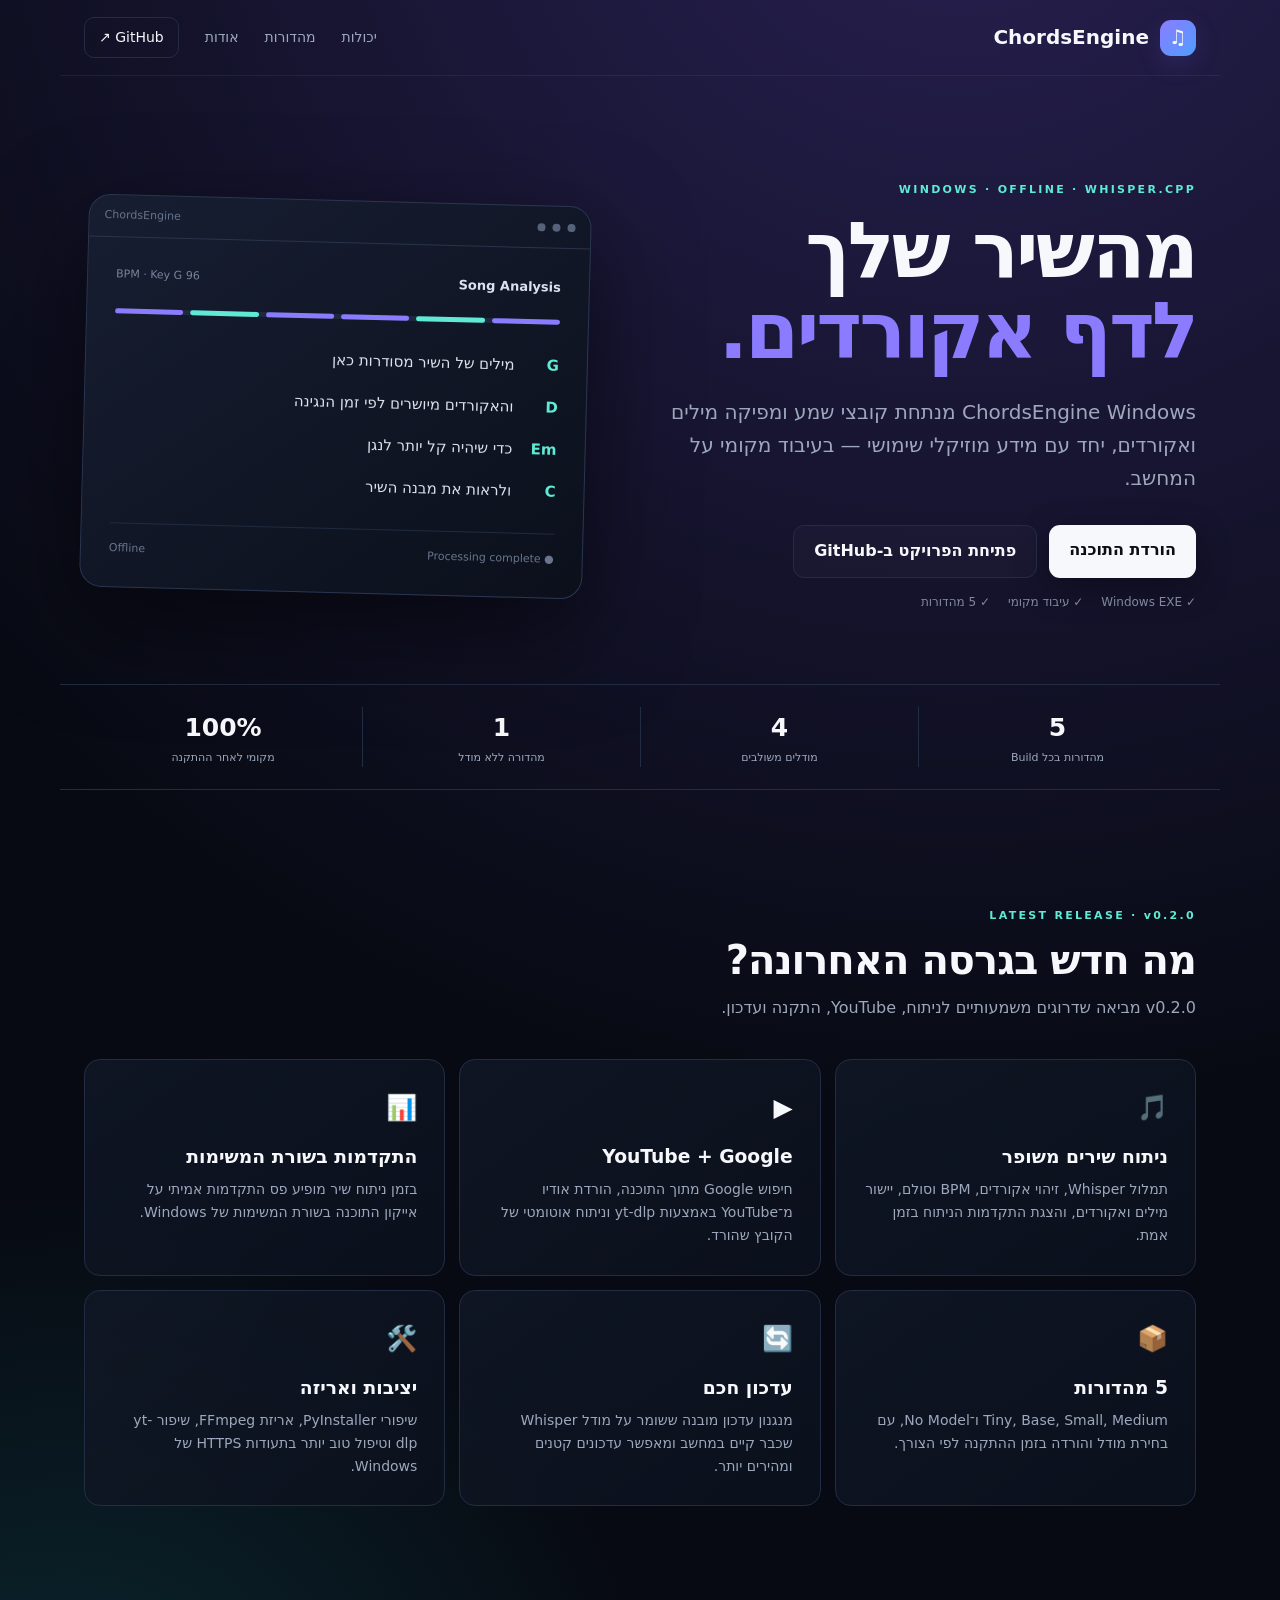
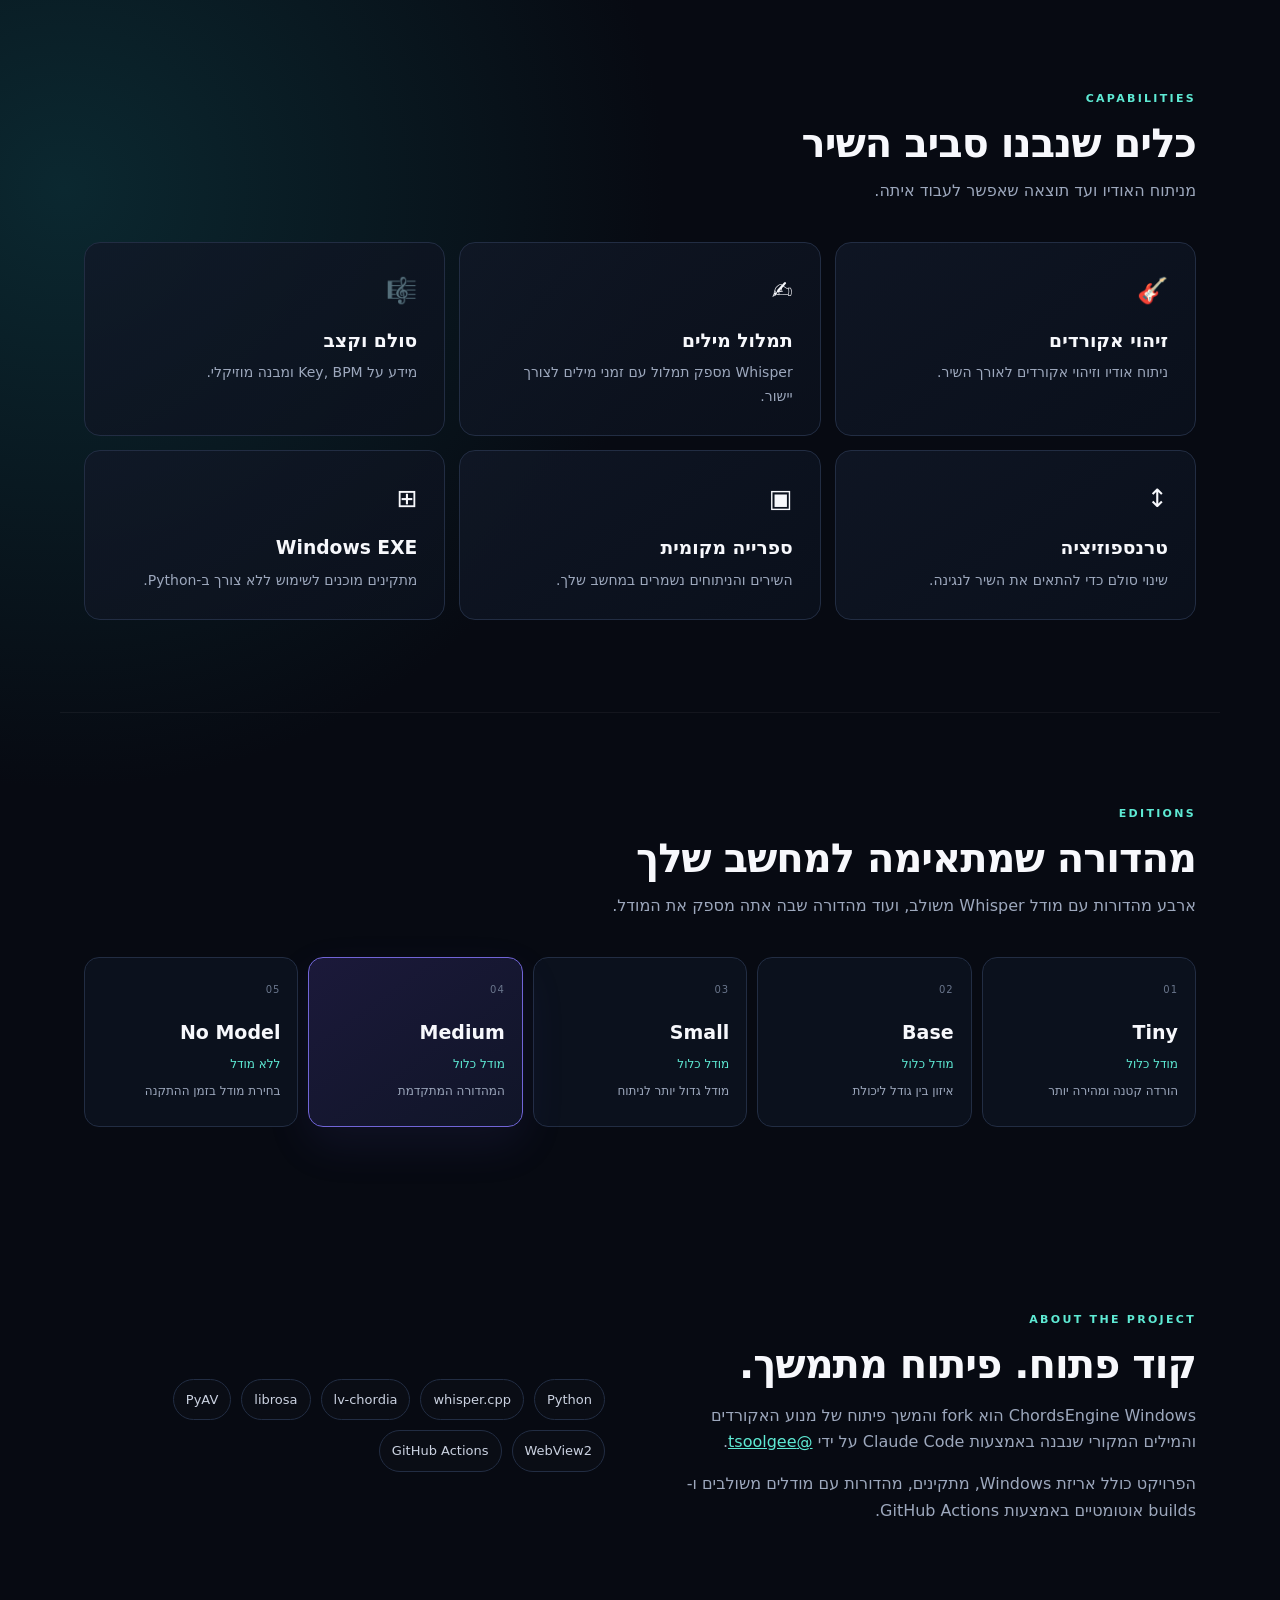
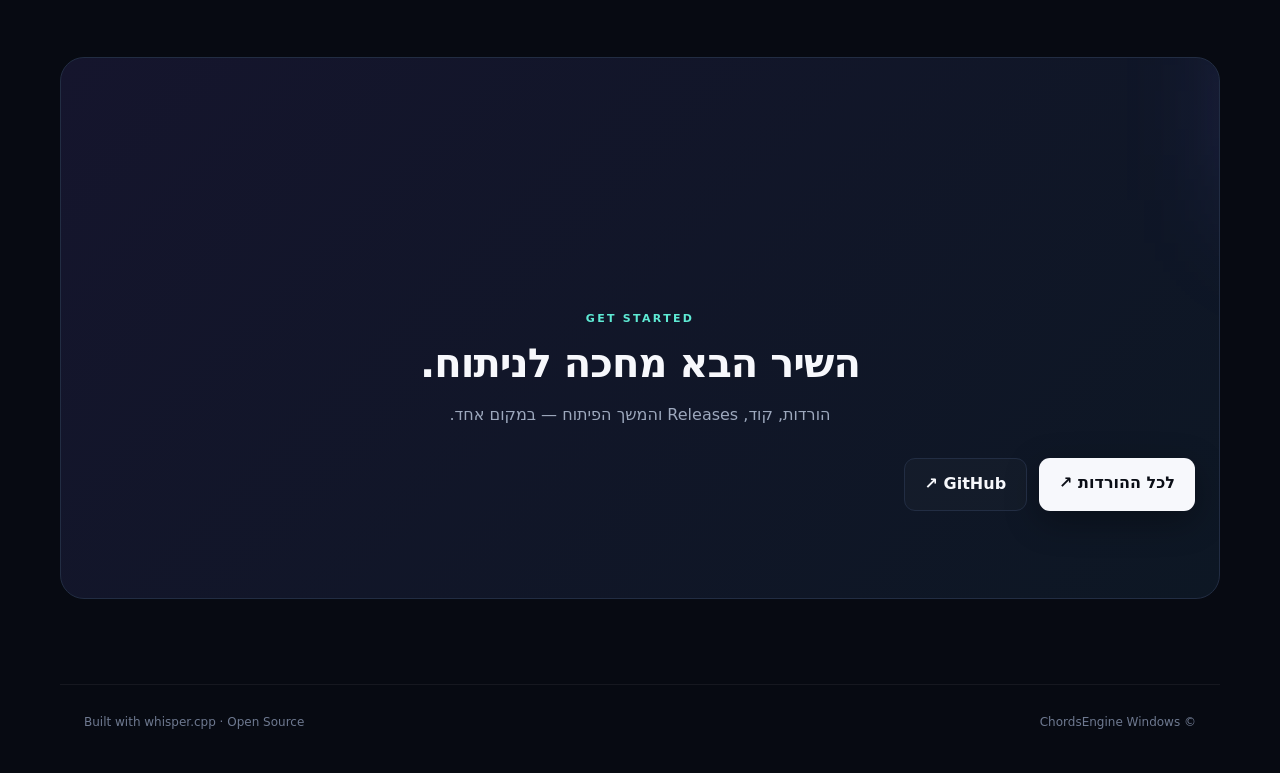
<file: docs/index.html>
<!doctype html>
<html lang="he" dir="rtl">
<head>
<meta charset="utf-8">
<meta name="viewport" content="width=device-width,initial-scale=1">
<meta name="description" content="ChordsEngine Windows — ניתוח שירים, מילות שירים ואקורדים לגיטרה ב-Windows, בעיבוד מקומי עם whisper.cpp.">
<meta name="keywords" content="ChordsEngine, guitar chords, song lyrics, Windows, whisper.cpp, chord detection, transcription, אקורדים, מילות שירים">
<meta name="theme-color" content="#080b14">
<link rel="icon" href="../icon.jpg" type="image/jpeg">
<link rel="shortcut icon" href="../icon.jpg" type="image/jpeg">
<link rel="apple-touch-icon" href="../icon.jpg">
<link rel="manifest" href="site.webmanifest">
<title>ChordsEngine Windows — מילים ואקורדים מהשיר</title>
<link rel="stylesheet" href="style.css">
</head>
<body>
<header class="nav">
<a class="brand" href="#"><span class="brand-mark">♫</span><span>ChordsEngine</span></a>
<nav><a href="#features">יכולות</a><a href="#editions">מהדורות</a><a href="#about">אודות</a><a class="github-link" href="https://github.com/unisocsu/chords-engine-windows" target="_blank" rel="noopener">GitHub ↗</a></nav>
</header>

<main>
<section class="hero">
<div class="hero-copy">
<div class="eyebrow">WINDOWS · OFFLINE · WHISPER.CPP</div>
<h1>מהשיר שלך<br><span>לדף אקורדים.</span></h1>
<p class="lead">ChordsEngine Windows מנתחת קובצי שמע ומפיקה מילים ואקורדים, יחד עם מידע מוזיקלי שימושי — בעיבוד מקומי על המחשב.</p>
<div class="actions">
<a class="button primary" href="https://github.com/unisocsu/chords-engine-windows/releases" target="_blank" rel="noopener">הורדת התוכנה</a>
<a class="button secondary" href="https://github.com/unisocsu/chords-engine-windows" target="_blank" rel="noopener">פתיחת הפרויקט ב-GitHub</a>
</div>
<div class="trust"><span>✓ Windows EXE</span><span>✓ עיבוד מקומי</span><span>✓ 5 מהדורות</span></div>
</div>
<div class="hero-card">
<div class="window-top"><span></span><span></span><span></span><em>ChordsEngine</em></div>
<div class="screen">
<div class="screen-head"><b>Song Analysis</b><span>96 BPM · Key G</span></div>
<div class="timeline"><i></i><i></i><i></i><i></i><i></i><i></i></div>
<div class="lyrics"><div><b>G</b> &nbsp; מילים של השיר מסודרות כאן</div><div><b>D</b> &nbsp; והאקורדים מיושרים לפי זמן הנגינה</div><div><b>Em</b> &nbsp; כדי שיהיה קל יותר לנגן</div><div><b>C</b> &nbsp; ולראות את מבנה השיר</div></div>
<div class="screen-foot"><span>● Processing complete</span><span>Offline</span></div>
</div>
</div>
</section>

<section class="stats-strip"><div><strong>5</strong><span>מהדורות בכל Build</span></div><div><strong>4</strong><span>מודלים משולבים</span></div><div><strong>1</strong><span>מהדורה ללא מודל</span></div><div><strong>100%</strong><span>מקומי לאחר ההתקנה</span></div></section>


<section id="latest" class="section release-notes">
<div class="section-heading"><div class="eyebrow">LATEST RELEASE · v0.2.0</div><h2>מה חדש בגרסה האחרונה?</h2><p>v0.2.0 מביאה שדרוגים משמעותיים לניתוח, YouTube, התקנה ועדכון.</p></div>
<div class="grid">
<article><div class="icon">🎵</div><h3>ניתוח שירים משופר</h3><p>תמלול Whisper, זיהוי אקורדים, BPM וסולם, יישור מילים ואקורדים, והצגת התקדמות הניתוח בזמן אמת.</p></article>
<article><div class="icon">▶️</div><h3>YouTube + Google</h3><p>חיפוש Google מתוך התוכנה, הורדת אודיו מ־YouTube באמצעות yt-dlp וניתוח אוטומטי של הקובץ שהורד.</p></article>
<article><div class="icon">📊</div><h3>התקדמות בשורת המשימות</h3><p>בזמן ניתוח שיר מופיע פס התקדמות אמיתי על אייקון התוכנה בשורת המשימות של Windows.</p></article>
<article><div class="icon">📦</div><h3>5 מהדורות</h3><p>Tiny, Base, Small, Medium ו־No Model, עם בחירת מודל והורדה בזמן ההתקנה לפי הצורך.</p></article>
<article><div class="icon">🔄</div><h3>עדכון חכם</h3><p>מנגנון עדכון מובנה ששומר על מודל Whisper שכבר קיים במחשב ומאפשר עדכונים קטנים ומהירים יותר.</p></article>
<article><div class="icon">🛠️</div><h3>יציבות ואריזה</h3><p>שיפורי PyInstaller, אריזת FFmpeg, שיפור yt-dlp וטיפול טוב יותר בתעודות HTTPS של Windows.</p></article>
</div>
</section>

<section id="features" class="section">
<div class="section-heading"><div class="eyebrow">CAPABILITIES</div><h2>כלים שנבנו סביב השיר</h2><p>מניתוח האודיו ועד תוצאה שאפשר לעבוד איתה.</p></div>
<div class="grid">
<article><div class="icon">🎸</div><h3>זיהוי אקורדים</h3><p>ניתוח אודיו וזיהוי אקורדים לאורך השיר.</p></article>
<article><div class="icon">✍️</div><h3>תמלול מילים</h3><p>Whisper מספק תמלול עם זמני מילים לצורך יישור.</p></article>
<article><div class="icon">🎼</div><h3>סולם וקצב</h3><p>מידע על Key, BPM ומבנה מוזיקלי.</p></article>
<article><div class="icon">↕</div><h3>טרנספוזיציה</h3><p>שינוי סולם כדי להתאים את השיר לנגינה.</p></article>
<article><div class="icon">▣</div><h3>ספרייה מקומית</h3><p>השירים והניתוחים נשמרים במחשב שלך.</p></article>
<article><div class="icon">⊞</div><h3>Windows EXE</h3><p>מתקינים מוכנים לשימוש ללא צורך ב-Python.</p></article>
</div>
</section>

<section id="editions" class="section editions">
<div class="section-heading"><div class="eyebrow">EDITIONS</div><h2>מהדורה שמתאימה למחשב שלך</h2><p>ארבע מהדורות עם מודל Whisper משולב, ועוד מהדורה שבה אתה מספק את המודל.</p></div>
<div class="edition-grid">
<div class="edition"><div class="edition-number">01</div><strong>Tiny</strong><span>מודל כלול</span><small>הורדה קטנה ומהירה יותר</small></div>
<div class="edition"><div class="edition-number">02</div><strong>Base</strong><span>מודל כלול</span><small>איזון בין גודל ליכולת</small></div>
<div class="edition"><div class="edition-number">03</div><strong>Small</strong><span>מודל כלול</span><small>מודל גדול יותר לניתוח</small></div>
<div class="edition featured"><div class="edition-number">04</div><strong>Medium</strong><span>מודל כלול</span><small>המהדורה המתקדמת</small></div>
<div class="edition"><div class="edition-number">05</div><strong>No Model</strong><span>ללא מודל</span><small>בחירת מודל בזמן ההתקנה</small></div>
</div>
</section>

<section id="about" class="section about">
<div><div class="eyebrow">ABOUT THE PROJECT</div><h2>קוד פתוח. פיתוח מתמשך.</h2><p>ChordsEngine Windows הוא fork והמשך פיתוח של מנוע האקורדים והמילים המקורי שנבנה באמצעות Claude Code על ידי <a href="https://github.com/tsoolgee" target="_blank" rel="noopener">@tsoolgee</a>.</p><p>הפרויקט כולל אריזת Windows, מתקינים, מהדורות עם מודלים משולבים ו-builds אוטומטיים באמצעות GitHub Actions.</p></div>
<div class="tech"><span>Python</span><span>whisper.cpp</span><span>lv-chordia</span><span>librosa</span><span>PyAV</span><span>WebView2</span><span>GitHub Actions</span></div>
</section>

<section class="cta"><div class="cta-glow"></div><div class="eyebrow">GET STARTED</div><h2>השיר הבא מחכה לניתוח.</h2><p>הורדות, קוד, Releases והמשך הפיתוח — במקום אחד.</p><div class="actions"><a class="button primary" href="https://github.com/unisocsu/chords-engine-windows/releases" target="_blank" rel="noopener">לכל ההורדות ↗</a><a class="button secondary" href="https://github.com/unisocsu/chords-engine-windows" target="_blank" rel="noopener">GitHub ↗</a></div></section>
</main>

<footer><span>© ChordsEngine Windows</span><span>Built with whisper.cpp · Open Source</span></footer>
</body>
</html>
</file>
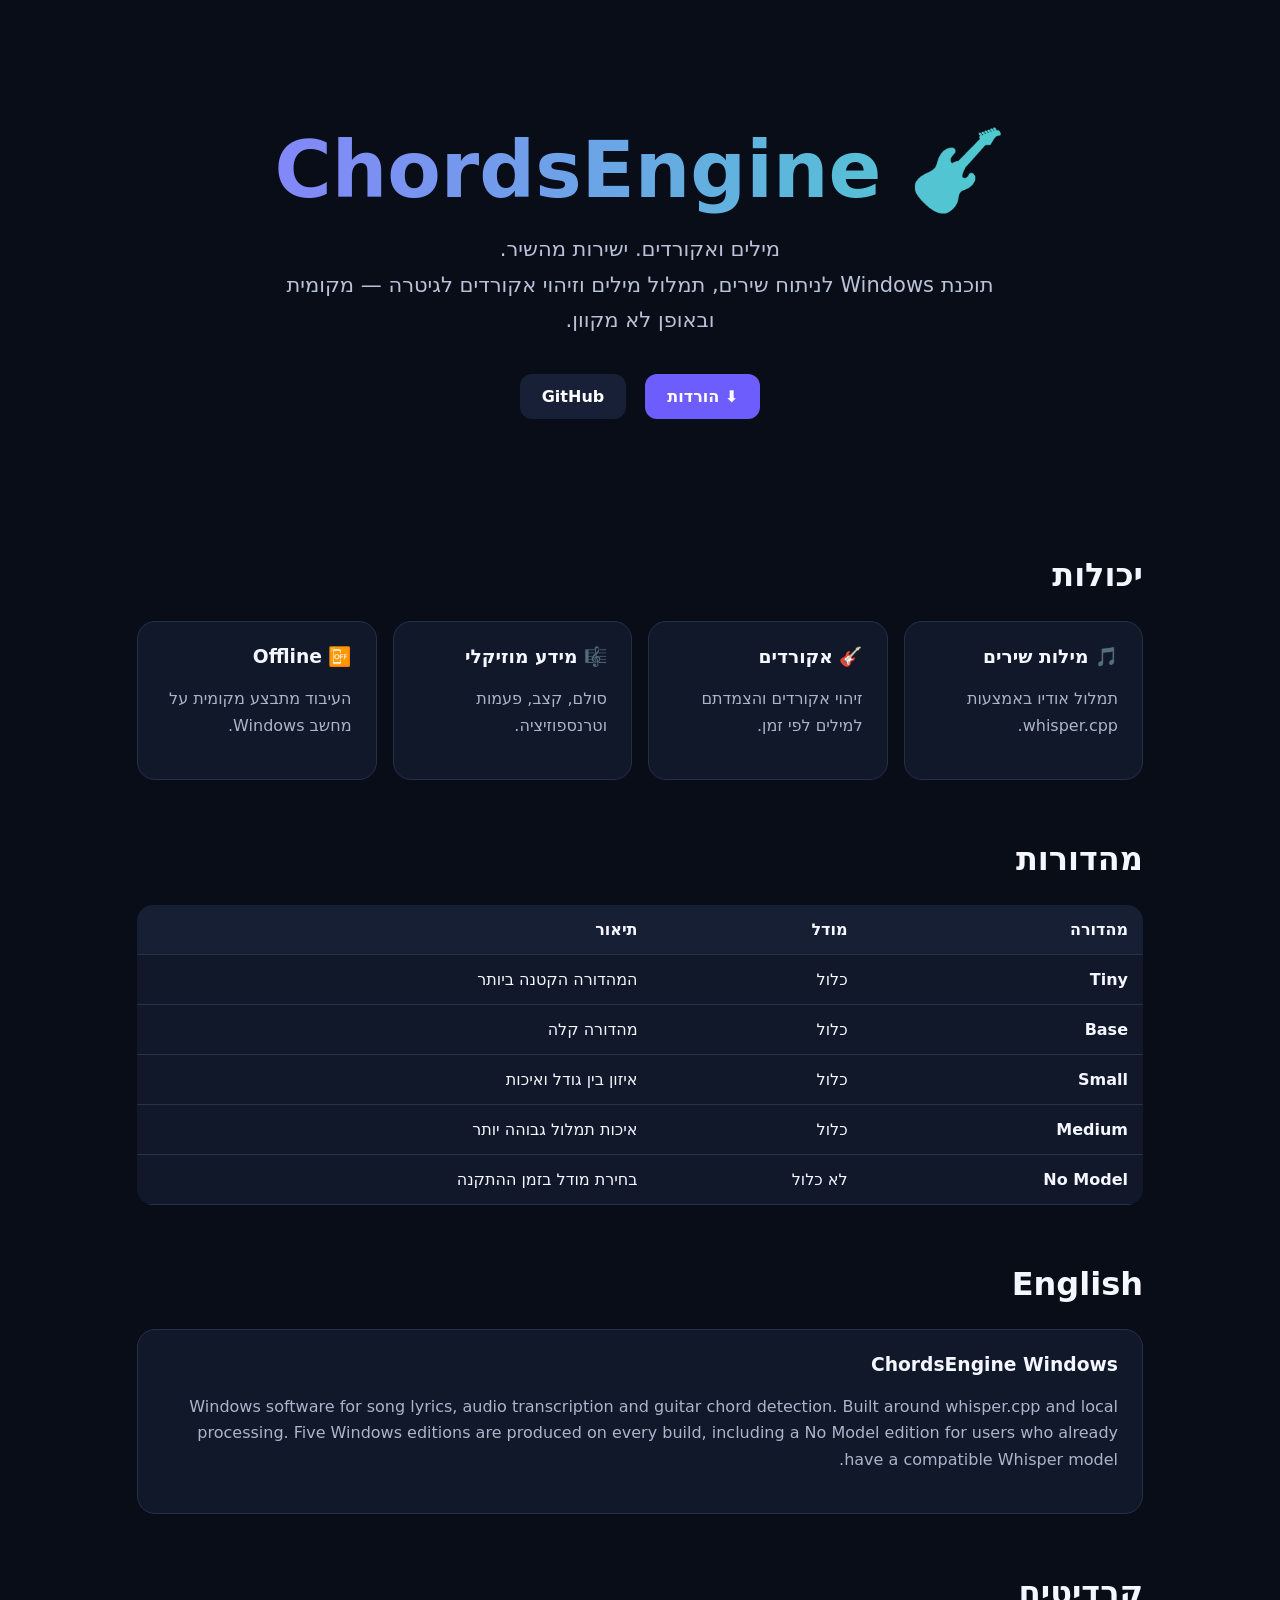
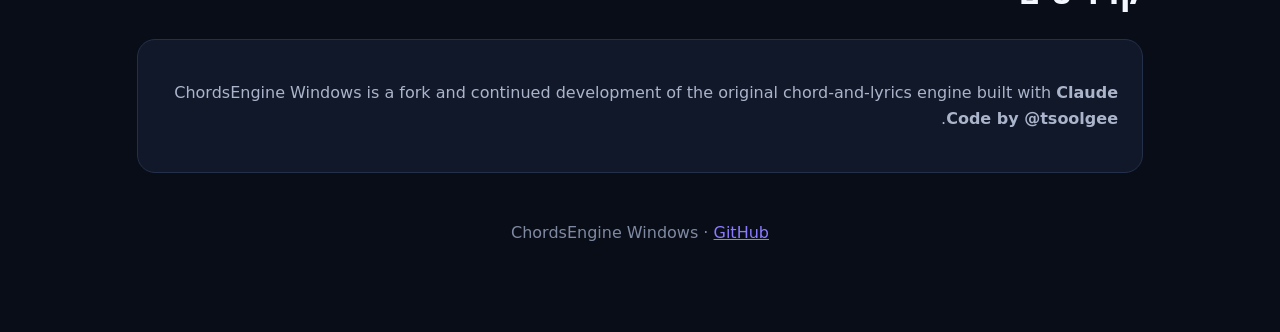
<file: docs/test-landing/index.html>
<!doctype html>
<html lang="he" dir="rtl">
<head>
<meta charset="utf-8">
<meta name="viewport" content="width=device-width,initial-scale=1">
<title>ChordsEngine Windows</title>
<style>
*{box-sizing:border-box}body{margin:0;background:#090d18;color:#f4f7ff;font-family:system-ui,-apple-system,"Segoe UI",sans-serif}
.wrap{max-width:1050px;margin:auto;padding:70px 22px}.hero{text-align:center;padding:55px 20px 70px}
h1{font-size:clamp(42px,8vw,78px);margin:0 0 16px;background:linear-gradient(90deg,#8b7cff,#45d6c8);-webkit-background-clip:text;color:transparent}
h2{font-size:32px;margin-top:60px}.lead{font-size:21px;color:#b9c2d8;max-width:720px;margin:0 auto 28px;line-height:1.7}
.btn{display:inline-block;margin:7px;padding:13px 22px;border-radius:12px;text-decoration:none;color:white;background:#6d5dfc;font-weight:700}.btn.alt{background:#172036}
.grid{display:grid;grid-template-columns:repeat(auto-fit,minmax(210px,1fr));gap:16px}.card{background:#11182a;border:1px solid #24304a;border-radius:18px;padding:24px}.card h3{margin-top:0}.muted{color:#aab4ca;line-height:1.65}
table{width:100%;border-collapse:collapse;background:#11182a;border-radius:16px;overflow:hidden}th,td{padding:15px;text-align:right;border-bottom:1px solid #26324a}th{background:#171f34}
footer{text-align:center;color:#7f8aa2;padding:50px 0 20px}
</style>
</head>
<body>
<div class="wrap">
<section class="hero">
<h1>🎸 ChordsEngine</h1>
<p class="lead">מילים ואקורדים. ישירות מהשיר.<br>תוכנת Windows לניתוח שירים, תמלול מילים וזיהוי אקורדים לגיטרה — מקומית ובאופן לא מקוון.</p>
<a class="btn" href="https://github.com/unisocsu/chords-engine-windows/releases">⬇️ הורדות</a>
<a class="btn alt" href="https://github.com/unisocsu/chords-engine-windows">GitHub</a>
</section>
<h2>יכולות</h2>
<div class="grid">
<div class="card"><h3>🎵 מילות שירים</h3><p class="muted">תמלול אודיו באמצעות whisper.cpp.</p></div>
<div class="card"><h3>🎸 אקורדים</h3><p class="muted">זיהוי אקורדים והצמדתם למילים לפי זמן.</p></div>
<div class="card"><h3>🎼 מידע מוזיקלי</h3><p class="muted">סולם, קצב, פעמות וטרנספוזיציה.</p></div>
<div class="card"><h3>📴 Offline</h3><p class="muted">העיבוד מתבצע מקומית על מחשב Windows.</p></div>
</div>
<h2>מהדורות</h2>
<table><tr><th>מהדורה</th><th>מודל</th><th>תיאור</th></tr>
<tr><td><b>Tiny</b></td><td>כלול</td><td>המהדורה הקטנה ביותר</td></tr>
<tr><td><b>Base</b></td><td>כלול</td><td>מהדורה קלה</td></tr>
<tr><td><b>Small</b></td><td>כלול</td><td>איזון בין גודל ואיכות</td></tr>
<tr><td><b>Medium</b></td><td>כלול</td><td>איכות תמלול גבוהה יותר</td></tr>
<tr><td><b>No Model</b></td><td>לא כלול</td><td>בחירת מודל בזמן ההתקנה</td></tr>
</table>
<h2>English</h2>
<div class="card"><h3>ChordsEngine Windows</h3><p class="muted">Windows software for song lyrics, audio transcription and guitar chord detection. Built around whisper.cpp and local processing. Five Windows editions are produced on every build, including a No Model edition for users who already have a compatible Whisper model.</p></div>
<h2>קרדיטים</h2>
<div class="card"><p class="muted">ChordsEngine Windows is a fork and continued development of the original chord-and-lyrics engine built with <b>Claude Code by @tsoolgee</b>.</p></div>
<footer>ChordsEngine Windows · <a href="https://github.com/unisocsu/chords-engine-windows" style="color:#8b7cff">GitHub</a></footer>
</div>
</body>
</html>
</file>
<file: docs/style.css>
:root{--bg:#070a12;--panel:#0e1422;--panel2:#111a2b;--text:#f7f8fc;--muted:#9da8bd;--line:#222d43;--accent:#8b7cff;--accent2:#5eead4;--max:1160px}
*{box-sizing:border-box}html{scroll-behavior:smooth}body{margin:0;background:radial-gradient(circle at 75% -5%,#282052 0,transparent 31%),radial-gradient(circle at 5% 45%,#0b2830 0,transparent 24%),var(--bg);color:var(--text);font-family:system-ui,-apple-system,"Segoe UI",Arial,sans-serif;line-height:1.65}a{color:inherit}
.nav{height:76px;max-width:var(--max);margin:auto;padding:0 24px;display:flex;align-items:center;justify-content:space-between;border-bottom:1px solid rgba(255,255,255,.06)}.brand{display:flex;gap:11px;align-items:center;text-decoration:none;font-weight:850;font-size:20px}.brand-mark{width:36px;height:36px;display:grid;place-items:center;border-radius:11px;background:linear-gradient(135deg,var(--accent),#4f9dff);font-size:20px;box-shadow:0 8px 25px #6655d733}.nav nav{display:flex;gap:26px;align-items:center}.nav nav a{text-decoration:none;color:var(--muted);font-size:14px}.nav nav a:hover{color:var(--text)}.github-link{padding:8px 14px;border:1px solid var(--line);border-radius:10px!important;color:var(--text)!important}
.hero{max-width:var(--max);margin:auto;padding:105px 24px 72px;display:grid;grid-template-columns:1.03fr .97fr;gap:75px;align-items:center}.eyebrow{font-size:11px;letter-spacing:2.3px;color:var(--accent2);font-weight:850;margin-bottom:13px}.hero h1{font-size:clamp(46px,6.5vw,78px);line-height:1.02;letter-spacing:-3px;margin:0 0 25px}.hero h1 span{color:var(--accent)}.lead{font-size:20px;color:var(--muted);max-width:690px;margin:0}.actions{display:flex;gap:12px;flex-wrap:wrap;margin:30px 0 15px}.button{display:inline-block;padding:12px 20px;border-radius:11px;text-decoration:none;font-weight:850;transition:.2s}.button:hover{transform:translateY(-2px)}.primary{background:var(--text);color:#0b0e16;box-shadow:0 10px 35px #0005}.secondary{border:1px solid var(--line);background:#ffffff05}.trust{display:flex;gap:18px;flex-wrap:wrap;color:#7f8aa0;font-size:12px}.trust span{white-space:nowrap}
.hero-card{background:linear-gradient(145deg,#171e32,#0b101b);border:1px solid #2a3650;border-radius:22px;box-shadow:0 35px 100px #0008;overflow:hidden;transform:rotate(1.5deg)}.window-top{height:42px;border-bottom:1px solid #29344b;display:flex;gap:7px;align-items:center;padding:0 15px}.window-top span{width:8px;height:8px;border-radius:50%;background:#56627a}.window-top em{margin-right:auto;font-size:11px;color:#66738c;font-style:normal}.screen{padding:28px}.screen-head{display:flex;justify-content:space-between;gap:12px;color:#dbe1ee;font-size:13px}.screen-head span{color:#78849b;font-size:11px}.timeline{height:5px;background:#1e293d;border-radius:99px;margin:22px 0 29px;display:flex;gap:7px}.timeline i{display:block;height:5px;border-radius:99px;background:var(--accent);flex:1}.timeline i:nth-child(2),.timeline i:nth-child(5){background:var(--accent2)}.lyrics{display:grid;gap:17px;color:#dce1ed;font-size:15px}.lyrics b{display:inline-block;min-width:30px;color:var(--accent2)}.screen-foot{margin-top:30px;padding-top:16px;border-top:1px solid #202b40;display:flex;justify-content:space-between;color:#68758c;font-size:11px}
.stats-strip{max-width:var(--max);margin:0 auto 25px;padding:22px 24px;display:grid;grid-template-columns:repeat(4,1fr);border-top:1px solid var(--line);border-bottom:1px solid var(--line)}.stats-strip div{display:flex;flex-direction:column;align-items:center;border-left:1px solid var(--line)}.stats-strip div:last-child{border-left:0}.stats-strip strong{font-size:25px}.stats-strip span{font-size:11px;color:var(--muted)}
.section{max-width:var(--max);margin:auto;padding:92px 24px}.section-heading h2,.about h2,.cta h2{font-size:40px;line-height:1.12;letter-spacing:-1px;margin:0 0 12px}.section-heading p{color:var(--muted);margin:0}.grid{display:grid;grid-template-columns:repeat(3,1fr);gap:14px;margin-top:38px}.grid article{padding:27px;border:1px solid var(--line);background:linear-gradient(145deg,#111827cc,#0b111dcc);border-radius:16px;transition:.2s}.grid article:hover{transform:translateY(-4px);border-color:#3a4660}.icon{font-size:25px}.grid h3{margin:14px 0 5px}.grid p{margin:0;color:var(--muted);font-size:14px}
.editions{border-top:1px solid rgba(255,255,255,.05)}.edition-grid{display:grid;grid-template-columns:repeat(5,1fr);gap:10px;margin-top:38px}.edition{position:relative;padding:24px 17px;border:1px solid var(--line);border-radius:15px;background:#0b111d}.edition.featured{border-color:#7165d8;background:linear-gradient(145deg,#1b193a,#101528);box-shadow:0 18px 45px #6155d01a}.edition-number{font-size:10px;color:#69758b;letter-spacing:1px;margin-bottom:18px}.edition strong,.edition span,.edition small{display:block}.edition strong{font-size:19px}.edition span{color:var(--accent2);font-size:12px;margin:7px 0}.edition small{color:var(--muted);font-size:12px}
.about{display:grid;grid-template-columns:1fr 1fr;gap:70px;align-items:center}.about p{color:var(--muted)}.about a{color:var(--accent2)}.tech{display:flex;flex-wrap:wrap;gap:10px}.tech span{padding:9px 12px;border:1px solid var(--line);border-radius:999px;color:#cbd2e1;font-size:13px;background:#ffffff03}
.cta{position:relative;overflow:hidden;max-width:var(--max);margin:25px auto 85px;padding:72px 24px;text-align:center;border:1px solid var(--line);border-radius:24px;background:linear-gradient(135deg,#15152d,#0d1724)}.cta-glow{position:absolute;width:320px;height:180px;left:50%;top:-110px;transform:translateX(-50%);background:#796cff55;filter:blur(65px);pointer-events:none}.cta>*{position:relative}.cta p{color:var(--muted);margin-bottom:25px}
footer{max-width:var(--max);margin:auto;padding:28px 24px 40px;border-top:1px solid rgba(255,255,255,.06);display:flex;justify-content:space-between;color:#6e7990;font-size:12px}
@media(max-width:850px){.nav nav a:not(.github-link){display:none}.hero{grid-template-columns:1fr;padding-top:65px;gap:45px}.hero-card{transform:none}.grid{grid-template-columns:1fr 1fr}.edition-grid{grid-template-columns:1fr 1fr}.about{grid-template-columns:1fr}.stats-strip{grid-template-columns:repeat(2,1fr);gap:18px}.stats-strip div:nth-child(2){border-left:0}.stats-strip div:nth-child(-n+2){padding-bottom:12px}.stats-strip div:nth-child(n+3){padding-top:12px}}
@media(max-width:520px){.grid,.edition-grid{grid-template-columns:1fr}.hero h1{font-size:45px;letter-spacing:-2px}.hero,.section{padding-left:18px;padding-right:18px}.nav{padding:0 16px}.nav nav{gap:8px}.github-link{font-size:12px!important}.stats-strip{margin-left:18px;margin-right:18px;padding:18px 10px}.stats-strip span{font-size:10px}}
</file>
